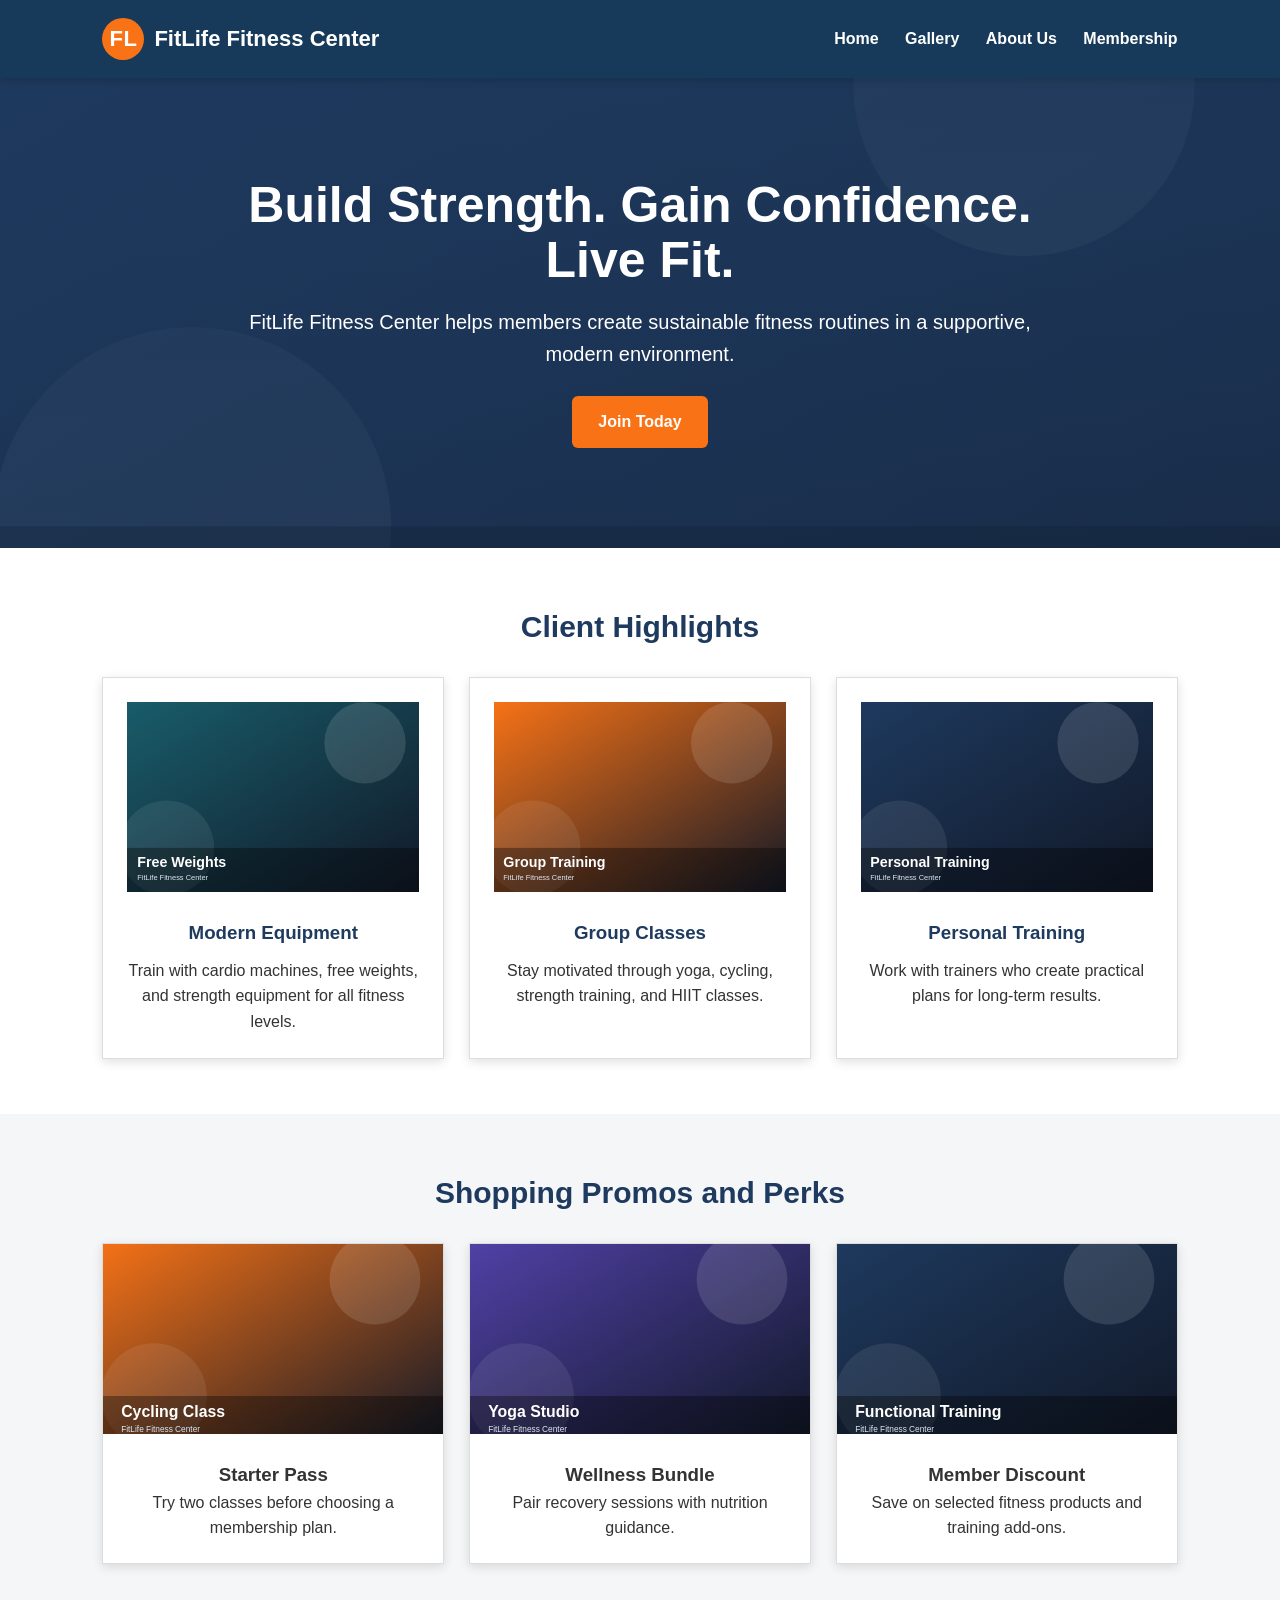
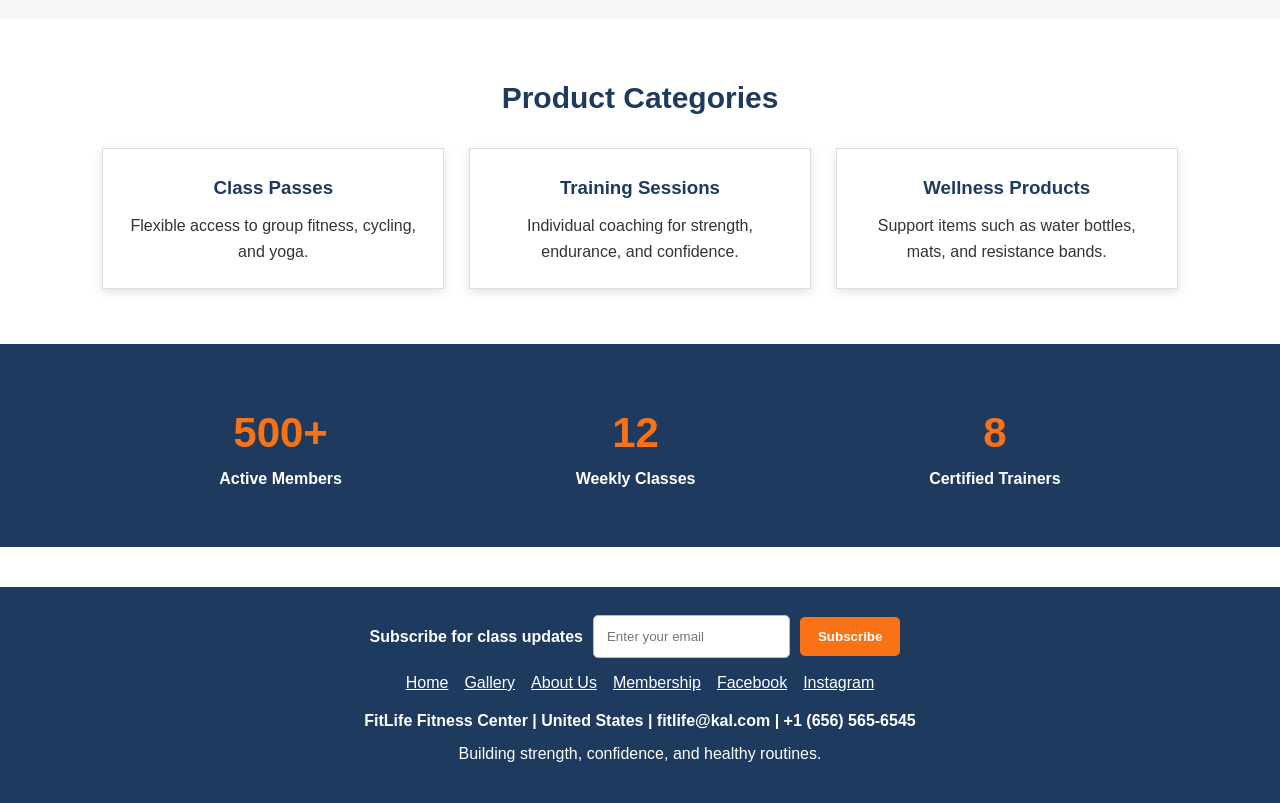
<file: index.html>
<!DOCTYPE html><html lang="en"><head><meta charset="UTF-8"><meta name="viewport" content="width=device-width, initial-scale=1.0"><title>FitLife Fitness Center | Home</title><link rel="stylesheet" href="styles.css"></head><body><header class="site-header">
  <a class="skip-link" href="#main">Skip to main content</a>
  <div class="brand"><span class="logo-mark">FL</span><span>FitLife Fitness Center</span></div>
  <button class="menu-toggle" aria-label="Toggle navigation" aria-expanded="false">Menu</button>
  <nav class="site-nav" aria-label="Main navigation">
    <a href="index.html">Home</a>
    <a href="gallery.html">Gallery</a>
    <a href="about.html">About Us</a>
    <a href="membership.html">Membership</a>
  </nav>
</header><main id="main">
<section class="hero" style="background-image:linear-gradient(rgba(30,58,95,.78),rgba(30,58,95,.55)),url('images/hero-gym.svg')"><div class="hero-content"><h1>Build Strength. Gain Confidence. Live Fit.</h1><p>FitLife Fitness Center helps members create sustainable fitness routines in a supportive, modern environment.</p><a class="btn" href="membership.html">Join Today</a></div></section>
<section><h2>Client Highlights</h2><div class="card-container"><div class="card"><img src="images/free-weights.svg" alt="Modern free weight training area"><h3>Modern Equipment</h3><p>Train with cardio machines, free weights, and strength equipment for all fitness levels.</p></div><div class="card"><img src="images/group-training.svg" alt="Group fitness class"><h3>Group Classes</h3><p>Stay motivated through yoga, cycling, strength training, and HIIT classes.</p></div><div class="card"><img src="images/personal-training.svg" alt="Trainer coaching a member"><h3>Personal Training</h3><p>Work with trainers who create practical plans for long-term results.</p></div></div></section>
<section class="programs"><h2>Shopping Promos and Perks</h2><div class="feature-grid"><article><img src="images/cycling-class.svg" alt="Cycling class"><h3>Starter Pass</h3><p>Try two classes before choosing a membership plan.</p></article><article><img src="images/yoga-class.svg" alt="Yoga class"><h3>Wellness Bundle</h3><p>Pair recovery sessions with nutrition guidance.</p></article><article><img src="images/functional-training.svg" alt="Functional training"><h3>Member Discount</h3><p>Save on selected fitness products and training add-ons.</p></article></div></section>
<section><h2>Product Categories</h2><div class="card-container"><div class="card"><h3>Class Passes</h3><p>Flexible access to group fitness, cycling, and yoga.</p></div><div class="card"><h3>Training Sessions</h3><p>Individual coaching for strength, endurance, and confidence.</p></div><div class="card"><h3>Wellness Products</h3><p>Support items such as water bottles, mats, and resistance bands.</p></div></div></section>
<section class="stats"><div><strong>500+</strong><span>Active Members</span></div><div><strong>12</strong><span>Weekly Classes</span></div><div><strong>8</strong><span>Certified Trainers</span></div></section>
</main><footer class="site-footer">
  <form id="subscribeForm" class="subscribe-form" aria-label="Newsletter subscription">
    <label for="subscribeEmail">Subscribe for class updates</label>
    <input id="subscribeEmail" type="email" placeholder="Enter your email" required>
    <button type="submit">Subscribe</button>
    <span id="subscribeMessage" class="form-message" aria-live="polite"></span>
  </form>
  <div class="footer-links">
    <a href="index.html">Home</a>
    <a href="gallery.html">Gallery</a>
    <a href="about.html">About Us</a>
    <a href="membership.html">Membership</a>
    <a href="#">Facebook</a>
    <a href="#">Instagram</a>
  </div>
  <p><strong>FitLife Fitness Center | United States | fitlife@kal.com | +1 (656) 565-6545</strong></p>
  <p>Building strength, confidence, and healthy routines.</p>
</footer>
<script src="script.js"></script></body></html>
</file>
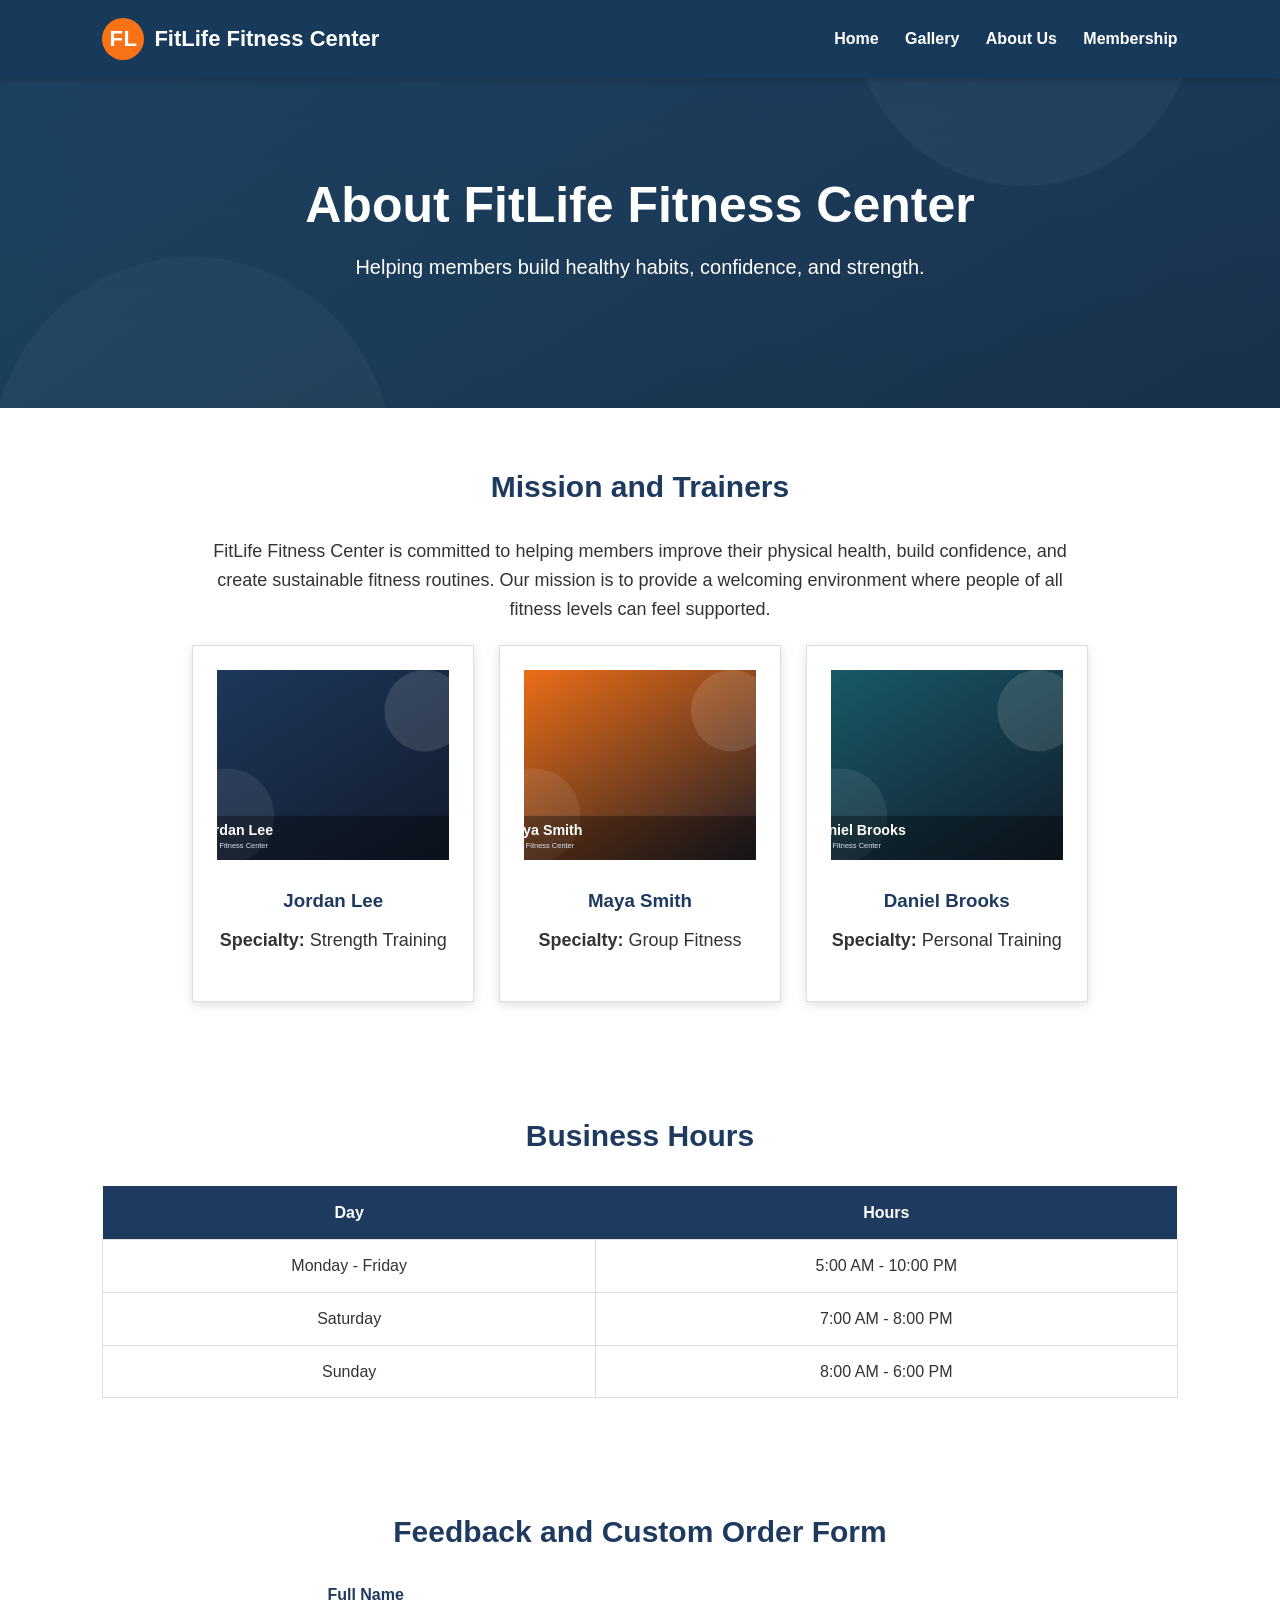
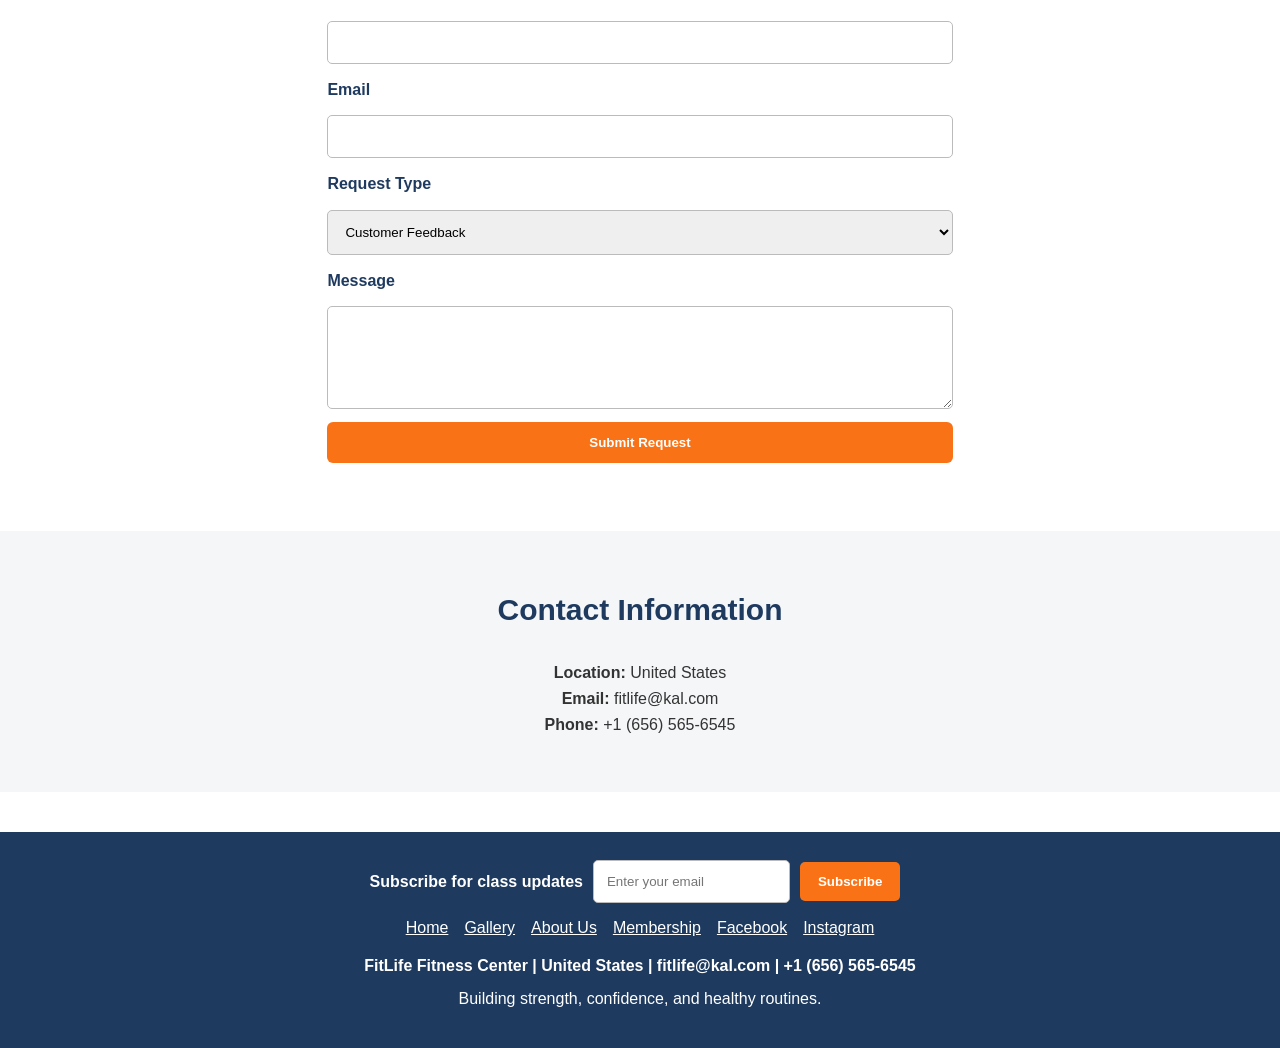
<file: about.html>
<!DOCTYPE html><html lang="en"><head><meta charset="UTF-8"><meta name="viewport" content="width=device-width, initial-scale=1.0"><title>FitLife Fitness Center | About Us</title><link rel="stylesheet" href="styles.css"></head><body><header class="site-header">
  <a class="skip-link" href="#main">Skip to main content</a>
  <div class="brand"><span class="logo-mark">FL</span><span>FitLife Fitness Center</span></div>
  <button class="menu-toggle" aria-label="Toggle navigation" aria-expanded="false">Menu</button>
  <nav class="site-nav" aria-label="Main navigation">
    <a href="index.html">Home</a>
    <a href="gallery.html">Gallery</a>
    <a href="about.html">About Us</a>
    <a href="membership.html">Membership</a>
  </nav>
</header><main id="main">
<section class="hero small-hero" style="background-image:linear-gradient(rgba(30,58,95,.72),rgba(30,58,95,.55)),url('images/about-hero.svg')"><div class="hero-content"><h1>About FitLife Fitness Center</h1><p>Helping members build healthy habits, confidence, and strength.</p></div></section>
<section class="about-section"><h2>Mission and Trainers</h2><p>FitLife Fitness Center is committed to helping members improve their physical health, build confidence, and create sustainable fitness routines. Our mission is to provide a welcoming environment where people of all fitness levels can feel supported.</p><div class="card-container"><div class="card"><img src="images/trainer-jordan.svg" alt="Trainer Jordan Lee"><h3>Jordan Lee</h3><p><strong>Specialty:</strong> Strength Training</p></div><div class="card"><img src="images/trainer-maya.svg" alt="Trainer Maya Smith"><h3>Maya Smith</h3><p><strong>Specialty:</strong> Group Fitness</p></div><div class="card"><img src="images/trainer-daniel.svg" alt="Trainer Daniel Brooks"><h3>Daniel Brooks</h3><p><strong>Specialty:</strong> Personal Training</p></div></div></section>
<section class="hours"><h2>Business Hours</h2><table><thead><tr><th>Day</th><th>Hours</th></tr></thead><tbody><tr><td>Monday - Friday</td><td>5:00 AM - 10:00 PM</td></tr><tr><td>Saturday</td><td>7:00 AM - 8:00 PM</td></tr><tr><td>Sunday</td><td>8:00 AM - 6:00 PM</td></tr></tbody></table></section>
<section class="registration-form"><h2>Feedback and Custom Order Form</h2><form id="feedbackForm"><label for="customerName">Full Name</label><input type="text" id="customerName" required><label for="customerEmail">Email</label><input type="email" id="customerEmail" required><label for="requestType">Request Type</label><select id="requestType"><option>Customer Feedback</option><option>Custom Order</option><option>Membership Question</option></select><label for="message">Message</label><textarea id="message" rows="5" required></textarea><button type="submit" class="btn">Submit Request</button><p id="feedbackMessage" class="form-message" aria-live="polite"></p></form></section>
<section class="contact-info"><h2>Contact Information</h2><p><strong>Location:</strong> United States</p><p><strong>Email:</strong> fitlife@kal.com</p><p><strong>Phone:</strong> +1 (656) 565-6545</p></section>
</main><footer class="site-footer">
  <form id="subscribeForm" class="subscribe-form" aria-label="Newsletter subscription">
    <label for="subscribeEmail">Subscribe for class updates</label>
    <input id="subscribeEmail" type="email" placeholder="Enter your email" required>
    <button type="submit">Subscribe</button>
    <span id="subscribeMessage" class="form-message" aria-live="polite"></span>
  </form>
  <div class="footer-links">
    <a href="index.html">Home</a>
    <a href="gallery.html">Gallery</a>
    <a href="about.html">About Us</a>
    <a href="membership.html">Membership</a>
    <a href="#">Facebook</a>
    <a href="#">Instagram</a>
  </div>
  <p><strong>FitLife Fitness Center | United States | fitlife@kal.com | +1 (656) 565-6545</strong></p>
  <p>Building strength, confidence, and healthy routines.</p>
</footer>
<script src="script.js"></script></body></html>
</file>
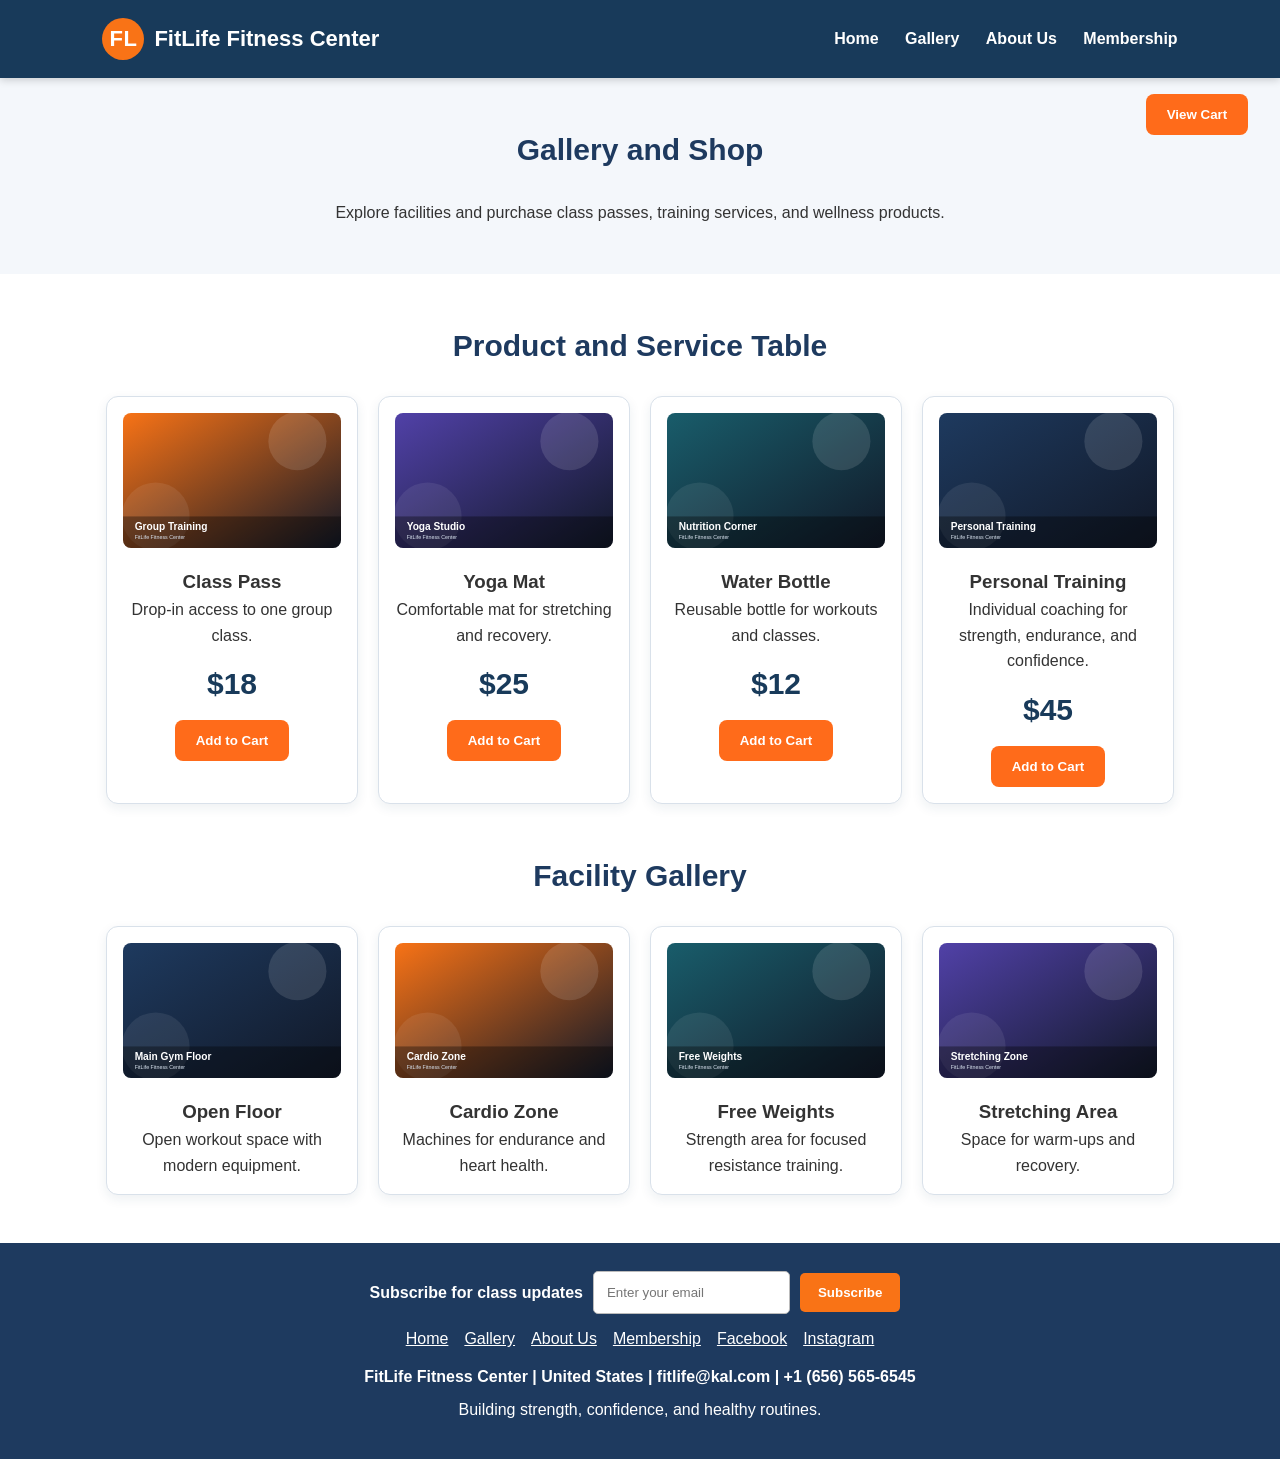
<file: gallery.html>
<!DOCTYPE html>
<html lang="en">
<head><meta charset="UTF-8"><meta name="viewport" content="width=device-width, initial-scale=1.0"><title>FitLife Fitness Center | Gallery</title><link rel="stylesheet" href="styles.css"></head>
<body>
<header class="site-header">
  <a class="skip-link" href="#main">Skip to main content</a>
  <div class="brand"><span class="logo-mark">FL</span><span>FitLife Fitness Center</span></div>
  <button class="menu-toggle" aria-label="Toggle navigation" aria-expanded="false">Menu</button>
  <nav class="site-nav" aria-label="Main navigation">
    <a href="index.html">Home</a>
    <a href="gallery.html">Gallery</a>
    <a href="about.html">About Us</a>
    <a href="membership.html">Membership</a>
  </nav>
</header>
<main id="main">
  <section class="gallery-hero">
    <div class="cart-top"><button id="viewCartBtn" class="primary-btn view-cart-btn" type="button">View Cart</button></div>
    <h2>Gallery and Shop</h2>
    <p>Explore facilities and purchase class passes, training services, and wellness products.</p>
  </section>
  <section class="product-section" aria-labelledby="product-table-title">
    <h2 id="product-table-title">Product and Service Table</h2>
    <div class="product-grid">
      <article class="product-card"><img src="images/group-training.svg" alt="Group training class pass"><h3>Class Pass</h3><p>Drop-in access to one group class.</p><p class="price">$18</p><button class="add-to-cart" type="button" data-name="Class Pass" data-price="18">Add to Cart</button></article>
      <article class="product-card"><img src="images/yoga-class.svg" alt="Yoga mat and studio space"><h3>Yoga Mat</h3><p>Comfortable mat for stretching and recovery.</p><p class="price">$25</p><button class="add-to-cart" type="button" data-name="Yoga Mat" data-price="25">Add to Cart</button></article>
      <article class="product-card"><img src="images/nutrition-corner.svg" alt="Reusable fitness water bottle"><h3>Water Bottle</h3><p>Reusable bottle for workouts and classes.</p><p class="price">$12</p><button class="add-to-cart" type="button" data-name="Water Bottle" data-price="12">Add to Cart</button></article>
      <article class="product-card"><img src="images/personal-training.svg" alt="Personal training service"><h3>Personal Training</h3><p>Individual coaching for strength, endurance, and confidence.</p><p class="price">$45</p><button class="add-to-cart" type="button" data-name="Personal Training" data-price="45">Add to Cart</button></article>
    </div>
  </section>
  <section class="facility-section" aria-labelledby="facility-title">
    <h2 id="facility-title">Facility Gallery</h2>
    <div class="facility-grid">
      <article><img src="images/gym-floor.svg" alt="Main gym floor"><h3>Open Floor</h3><p>Open workout space with modern equipment.</p></article>
      <article><img src="images/cardio-zone.svg" alt="Cardio zone"><h3>Cardio Zone</h3><p>Machines for endurance and heart health.</p></article>
      <article><img src="images/free-weights.svg" alt="Free weights area"><h3>Free Weights</h3><p>Strength area for focused resistance training.</p></article>
      <article><img src="images/stretching-area.svg" alt="Stretching zone"><h3>Stretching Area</h3><p>Space for warm-ups and recovery.</p></article>
    </div>
  </section>
  <div id="cartModal" class="cart-modal" role="dialog" aria-modal="true" aria-labelledby="cartModalTitle" hidden>
    <div class="cart-modal-content">
      <button id="closeCartBtn" class="close-cart" type="button" aria-label="Close shopping cart">&times;</button>
      <h2 id="cartModalTitle">View Cart</h2>
      <p>The currently added items are listed below.</p>
      <ul id="cartItems"></ul>
      <p id="cartTotal">Total: $0.00</p>
      <div class="cart-actions"><button id="clearCartBtn" type="button">Clear Cart</button><button id="processOrderBtn" type="button">Process Order</button></div>
    </div>
  </div>
</main>
<footer class="site-footer">
  <form id="subscribeForm" class="subscribe-form" aria-label="Newsletter subscription">
    <label for="subscribeEmail">Subscribe for class updates</label>
    <input id="subscribeEmail" type="email" placeholder="Enter your email" required>
    <button type="submit">Subscribe</button>
    <span id="subscribeMessage" class="form-message" aria-live="polite"></span>
  </form>
  <div class="footer-links">
    <a href="index.html">Home</a>
    <a href="gallery.html">Gallery</a>
    <a href="about.html">About Us</a>
    <a href="membership.html">Membership</a>
    <a href="#">Facebook</a>
    <a href="#">Instagram</a>
  </div>
  <p><strong>FitLife Fitness Center | United States | fitlife@kal.com | +1 (656) 565-6545</strong></p>
  <p>Building strength, confidence, and healthy routines.</p>
</footer>
<script src="script.js"></script>
</body>
</html>
</file>
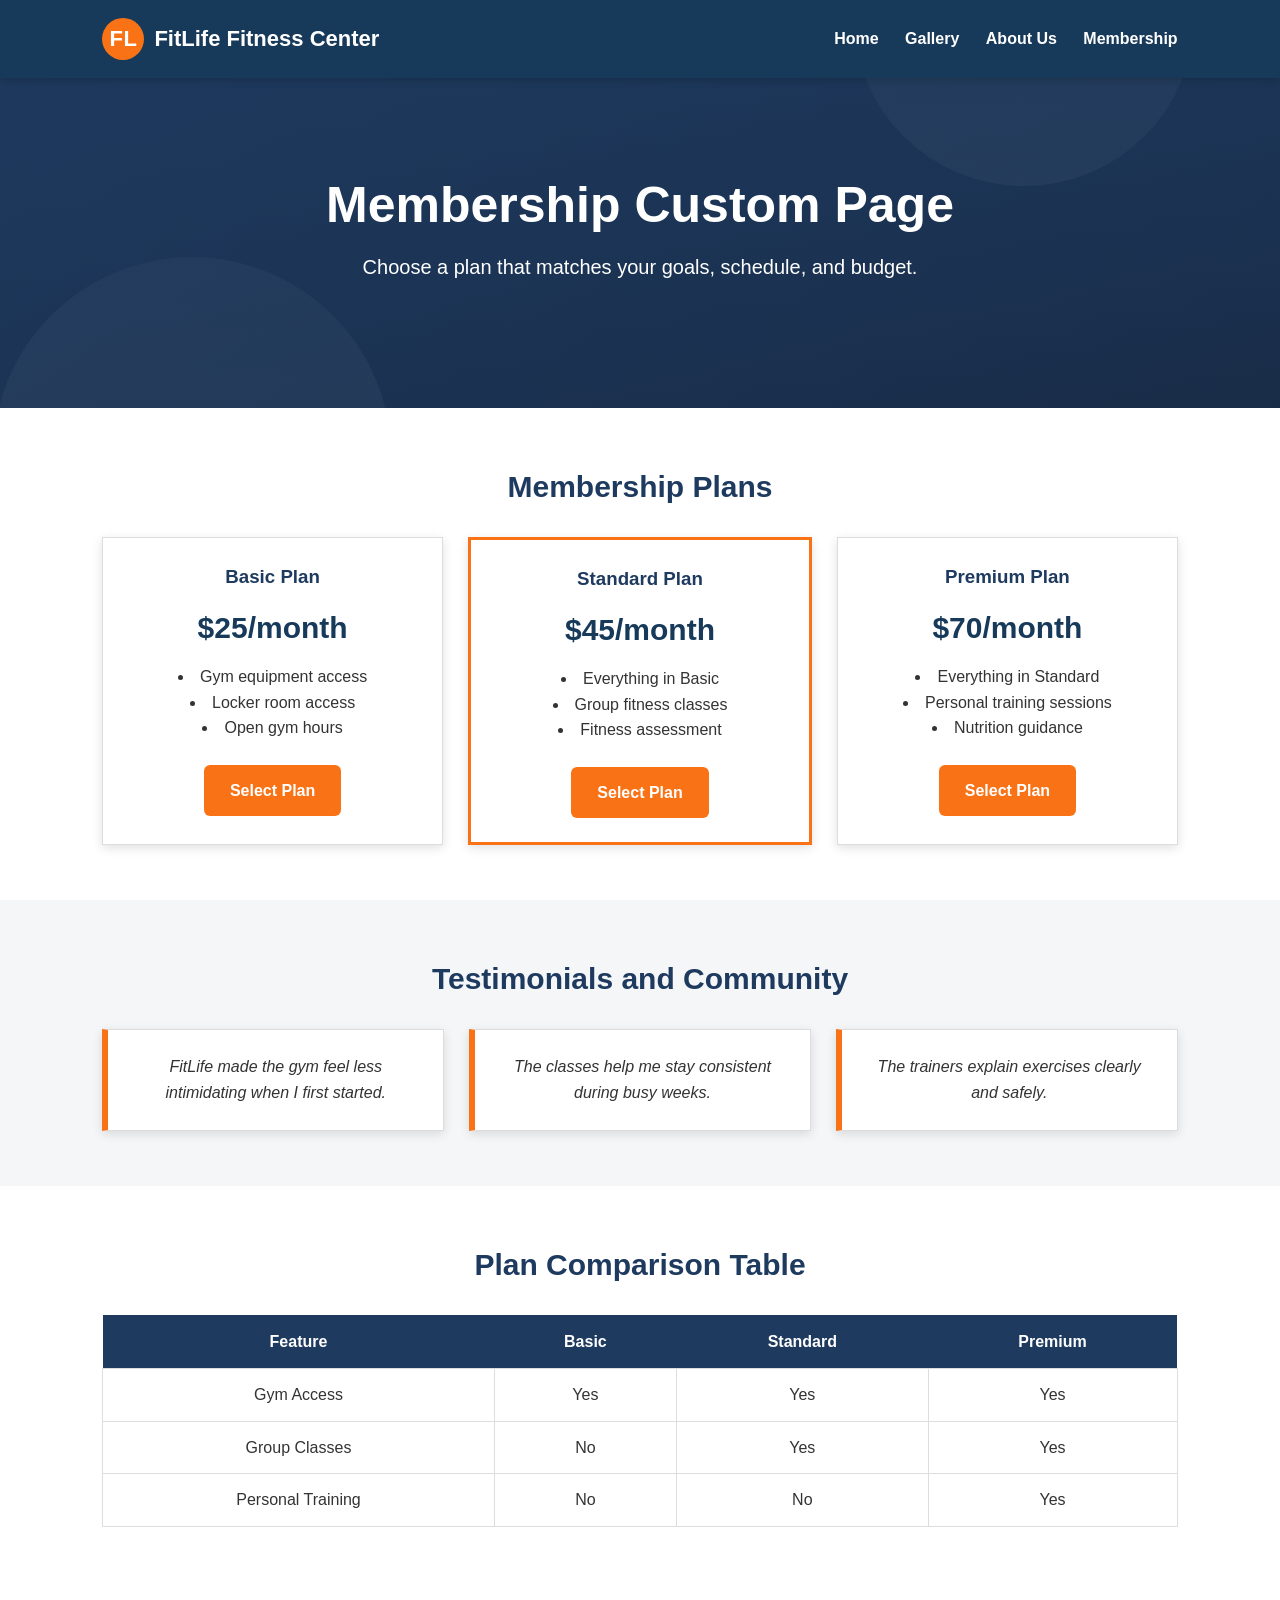
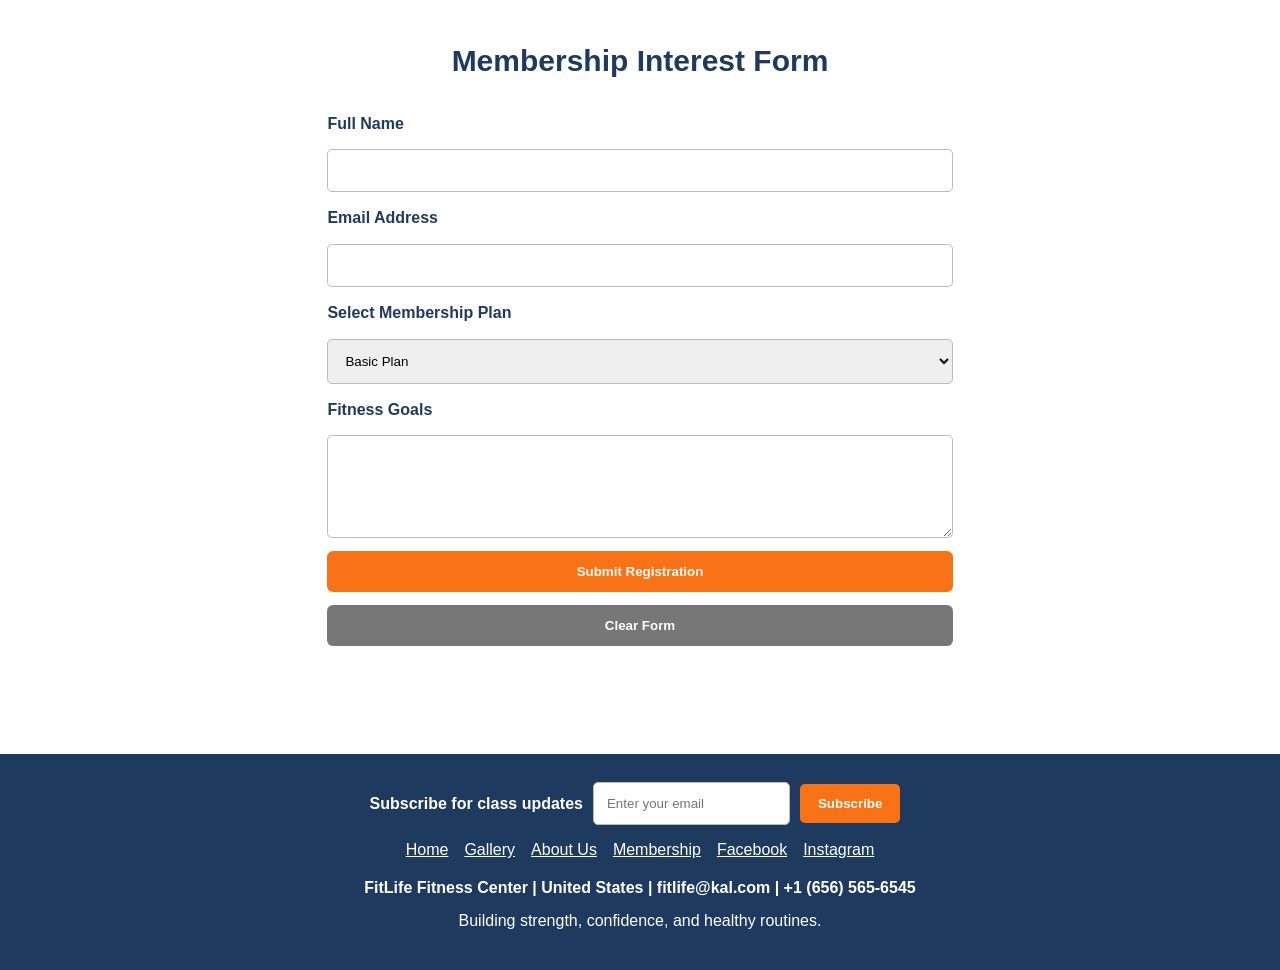
<file: membership.html>
<!DOCTYPE html><html lang="en"><head><meta charset="UTF-8"><meta name="viewport" content="width=device-width, initial-scale=1.0"><title>FitLife Fitness Center | Membership</title><link rel="stylesheet" href="styles.css"></head><body><header class="site-header">
  <a class="skip-link" href="#main">Skip to main content</a>
  <div class="brand"><span class="logo-mark">FL</span><span>FitLife Fitness Center</span></div>
  <button class="menu-toggle" aria-label="Toggle navigation" aria-expanded="false">Menu</button>
  <nav class="site-nav" aria-label="Main navigation">
    <a href="index.html">Home</a>
    <a href="gallery.html">Gallery</a>
    <a href="about.html">About Us</a>
    <a href="membership.html">Membership</a>
  </nav>
</header><main id="main">
<section class="hero small-hero" style="background-image:linear-gradient(rgba(30,58,95,.76),rgba(30,58,95,.50)),url('images/membership-hero.svg')"><div class="hero-content"><h1>Membership Custom Page</h1><p>Choose a plan that matches your goals, schedule, and budget.</p></div></section>
<section><h2>Membership Plans</h2><div class="pricing-container"><div class="pricing-card"><h3>Basic Plan</h3><p class="price">$25/month</p><ul><li>Gym equipment access</li><li>Locker room access</li><li>Open gym hours</li></ul><a href="#registration" class="btn">Select Plan</a></div><div class="pricing-card featured-plan"><h3>Standard Plan</h3><p class="price">$45/month</p><ul><li>Everything in Basic</li><li>Group fitness classes</li><li>Fitness assessment</li></ul><a href="#registration" class="btn">Select Plan</a></div><div class="pricing-card"><h3>Premium Plan</h3><p class="price">$70/month</p><ul><li>Everything in Standard</li><li>Personal training sessions</li><li>Nutrition guidance</li></ul><a href="#registration" class="btn">Select Plan</a></div></div></section>
<section class="programs"><h2>Testimonials and Community</h2><div class="testimonial-row"><blockquote>FitLife made the gym feel less intimidating when I first started.</blockquote><blockquote>The classes help me stay consistent during busy weeks.</blockquote><blockquote>The trainers explain exercises clearly and safely.</blockquote></div></section>
<section class="comparison"><h2>Plan Comparison Table</h2><table><thead><tr><th>Feature</th><th>Basic</th><th>Standard</th><th>Premium</th></tr></thead><tbody><tr><td>Gym Access</td><td>Yes</td><td>Yes</td><td>Yes</td></tr><tr><td>Group Classes</td><td>No</td><td>Yes</td><td>Yes</td></tr><tr><td>Personal Training</td><td>No</td><td>No</td><td>Yes</td></tr></tbody></table></section>
<section class="registration-form" id="registration"><h2>Membership Interest Form</h2><form id="membershipForm"><label for="memberName">Full Name</label><input type="text" id="memberName" required><label for="memberEmail">Email Address</label><input type="email" id="memberEmail" required><label for="plan">Select Membership Plan</label><select id="plan"><option>Basic Plan</option><option>Standard Plan</option><option>Premium Plan</option></select><label for="goals">Fitness Goals</label><textarea id="goals" rows="5" required></textarea><button type="submit" class="btn">Submit Registration</button><button type="reset" class="reset-btn">Clear Form</button><p id="membershipMessage" class="form-message" aria-live="polite"></p></form></section>
</main><footer class="site-footer">
  <form id="subscribeForm" class="subscribe-form" aria-label="Newsletter subscription">
    <label for="subscribeEmail">Subscribe for class updates</label>
    <input id="subscribeEmail" type="email" placeholder="Enter your email" required>
    <button type="submit">Subscribe</button>
    <span id="subscribeMessage" class="form-message" aria-live="polite"></span>
  </form>
  <div class="footer-links">
    <a href="index.html">Home</a>
    <a href="gallery.html">Gallery</a>
    <a href="about.html">About Us</a>
    <a href="membership.html">Membership</a>
    <a href="#">Facebook</a>
    <a href="#">Instagram</a>
  </div>
  <p><strong>FitLife Fitness Center | United States | fitlife@kal.com | +1 (656) 565-6545</strong></p>
  <p>Building strength, confidence, and healthy routines.</p>
</footer>
<script src="script.js"></script></body></html>
</file>
<file: styles.css>
*{margin:0;padding:0;box-sizing:border-box}body{font-family:Arial,sans-serif;color:#333;line-height:1.6;background:#fff}.skip-link{position:absolute;left:-999px;top:auto;background:#fff;color:#1E3A5F;padding:8px;z-index:99}.skip-link:focus{left:10px;top:10px}.site-header{background:#1E3A5F;color:#fff;padding:18px 8%;display:flex;justify-content:space-between;align-items:center;position:sticky;top:0;z-index:10;box-shadow:0 2px 8px rgba(0,0,0,.18)}.brand{font-size:22px;font-weight:700;display:flex;align-items:center;gap:10px}.logo-mark{background:#F97316;color:#fff;border-radius:50%;width:42px;height:42px;display:inline-flex;align-items:center;justify-content:center;font-weight:800;letter-spacing:.5px}.site-nav a{color:#fff;text-decoration:none;margin-left:22px;font-weight:bold}.site-nav a:hover,.site-nav a:focus{color:#F97316}.menu-toggle{display:none;background:#F97316;color:#fff;border:none;border-radius:5px;padding:10px 15px;font-weight:bold}.hero{min-height:470px;background-size:cover;background-position:center;display:flex;align-items:center;justify-content:center;text-align:center;color:#fff}.small-hero{min-height:330px}.hero-content{max-width:850px;padding:30px}.hero h1{font-size:50px;line-height:1.1;margin-bottom:18px}.hero p{font-size:20px;margin-bottom:26px}.btn{display:inline-block;background:#F97316;color:#fff;text-decoration:none;padding:13px 26px;border-radius:6px;font-weight:bold;border:none;cursor:pointer}.btn:hover,.btn:focus{background:#d85f0d}section{padding:55px 8%}h2{color:#1E3A5F;text-align:center;margin-bottom:26px;font-size:30px}.card-container,.feature-grid,.testimonial-row,.pricing-container{display:flex;gap:25px}.card,.feature-grid article,.gallery-card,.pricing-card,blockquote{background:#fff;border:1px solid #ddd;text-align:center;box-shadow:0 3px 10px rgba(0,0,0,.12);overflow:hidden}.card,.pricing-card,blockquote{padding:24px}.card{flex:1}.card img,.feature-grid img,.gallery-card img{width:100%;height:190px;object-fit:cover;margin-bottom:18px}.card h3,.gallery-card h3,.pricing-card h3{color:#1E3A5F;margin-bottom:10px}.programs,.shaded,.membership-benefits,.page-hero{background:#F4F6F8}.feature-grid article{flex:1}.feature-grid article p{padding:0 18px 22px}.stats{background:#1E3A5F;color:white;display:flex;justify-content:space-around;text-align:center}.stats strong{display:block;color:#F97316;font-size:42px}.stats span{font-weight:bold}.testimonial-row blockquote{flex:1;border-left:6px solid #F97316;font-style:italic}.page-hero{text-align:center}.page-hero h1{color:#1E3A5F;font-size:42px;margin-bottom:10px}.page-hero .btn{margin-top:20px}.gallery-grid{display:grid;grid-template-columns:repeat(4,1fr);gap:24px}.gallery-card:hover{transform:translateY(-5px);transition:.3s}.gallery-card p{padding:0 16px 20px}.table-wrap{overflow-x:auto}.shop-table,.hours table,.comparison table{width:100%;border-collapse:collapse;margin-top:18px;background:#fff}.shop-table th,.hours th,.comparison th{background:#1E3A5F;color:#fff;padding:14px}.shop-table td,.hours td,.comparison td{border:1px solid #ddd;padding:13px;text-align:center}.table-img{width:90px;height:65px;object-fit:cover;border-radius:4px}.about-section{max-width:1100px;margin:auto;text-align:center}.about-section p{font-size:18px;margin-bottom:22px}.contact-info{text-align:center;background:#F4F6F8}.pricing-card{flex:1}.price{color:#F97316;font-size:30px;font-weight:bold;margin:12px 0}.pricing-card ul{list-style-position:inside;margin-bottom:24px}.featured-plan{border:3px solid #F97316}.registration-form{max-width:830px;margin:auto}.registration-form form{display:flex;flex-direction:column;gap:13px}.registration-form label{font-weight:bold;color:#1E3A5F}.registration-form input,.registration-form select,.registration-form textarea,.subscribe-form input{padding:13px;border:1px solid #bbb;border-radius:5px;font-family:Arial,sans-serif}.reset-btn{background:#777;color:white;padding:13px 26px;border:none;border-radius:6px;font-weight:bold;cursor:pointer}.reset-btn:hover{background:#555}.modal{display:none;position:fixed;z-index:100;left:0;top:0;width:100%;height:100%;background:rgba(0,0,0,.55);align-items:center;justify-content:center}.modal.show{display:flex}.modal-content{background:#fff;width:min(600px,90%);padding:28px;border-radius:8px;box-shadow:0 5px 20px rgba(0,0,0,.3);position:relative}.close-modal{position:absolute;right:15px;top:10px;border:none;background:transparent;font-size:28px;cursor:pointer}.cart-total{font-weight:bold;margin:18px 0;color:#1E3A5F}.form-message{font-weight:bold;color:#1E3A5F}.site-footer{background:#1E3A5F;color:white;text-align:center;padding:28px 8%;margin-top:40px}.site-footer p{margin:8px 0}.subscribe-form{display:flex;gap:10px;align-items:center;justify-content:center;flex-wrap:wrap;margin-bottom:12px}.subscribe-form label{font-weight:bold}.subscribe-form button{background:#F97316;color:#fff;border:none;border-radius:5px;padding:12px 18px;font-weight:bold}.footer-links{display:flex;gap:16px;justify-content:center;flex-wrap:wrap;margin:12px 0}.footer-links a{color:#fff}.footer-links a:focus,.footer-links a:hover{color:#F97316}@media screen and (max-width:900px){.site-header{flex-wrap:wrap}.menu-toggle{display:block}.site-nav{display:none;width:100%;margin-top:12px}.site-nav.open{display:block}.site-nav a{display:block;margin:10px 0}.hero h1{font-size:34px}.card-container,.feature-grid,.testimonial-row,.pricing-container,.stats{flex-direction:column}.gallery-grid{grid-template-columns:1fr}section{padding:40px 5%}}

/* Task 3.2 Web Storage note:
   The cart modal uses the original .modal and .modal.show rules above.
   This prevents the X close button from being overridden by duplicate modal styles.
*/


/* Task 3.2 Web Storage styles */
.cart-controls {
  display: flex;
  justify-content: flex-end;
  max-width: 1100px;
  margin: 1rem auto;
  padding: 0 1rem;
}

.primary-btn,
.add-to-cart,
#clearCartBtn,
#processOrderBtn,
.task32-storage-section button {
  cursor: pointer;
}

.cart-modal[hidden] {
  display: none !important;
}

.cart-modal {
  position: fixed;
  inset: 0;
  z-index: 1000;
  display: grid;
  place-items: center;
  padding: 1rem;
  background: rgba(0, 0, 0, 0.55);
}

.cart-modal-content {
  width: min(560px, 94vw);
  max-height: 85vh;
  overflow: auto;
  padding: 1.5rem;
  border-radius: 14px;
  background: #ffffff;
  color: #183a5a;
  box-shadow: 0 12px 35px rgba(0, 0, 0, 0.28);
}

.close-cart {
  float: right;
  border: 0;
  background: transparent;
  color: #183a5a;
  font-size: 2rem;
  line-height: 1;
  cursor: pointer;
}

.cart-items {
  margin: 1rem 0;
  padding-left: 1.25rem;
}

.cart-total {
  font-weight: 700;
}

.cart-actions {
  display: flex;
  flex-wrap: wrap;
  gap: 0.75rem;
}

.task32-storage-section {
  max-width: 1000px;
  margin: 2rem auto;
  padding: 1.5rem;
  background: #f4f7fb;
  border: 1px solid #d7e0ea;
  border-radius: 12px;
}

.task32-storage-section form {
  display: grid;
  gap: 0.75rem;
}

.task32-storage-section input,
.task32-storage-section select,
.task32-storage-section textarea {
  width: 100%;
  padding: 0.7rem;
  border: 1px solid #8ea0b4;
  border-radius: 8px;
}

.cart-controls{text-align:right;margin:10px}
.cart-modal[hidden]{display:none!important}
.cart-modal{position:fixed;inset:0;background:rgba(0,0,0,.5);display:grid;place-items:center}
.cart-modal-content{background:#fff;padding:20px}

/* Fixed Task 3.2 cart modal */
.cart-modal[hidden] { display: none !important; }
.cart-modal {
  position: fixed;
  inset: 0;
  background: rgba(0,0,0,.55);
  display: grid;
  place-items: center;
  z-index: 9999;
}
.cart-modal-content {
  background: white;
  color: #183a5a;
  width: min(520px, 94vw);
  padding: 24px;
  border-radius: 12px;
  box-shadow: 0 12px 35px rgba(0,0,0,.3);
}
.close-cart {
  float: right;
  border: 0;
  background: transparent;
  font-size: 2rem;
  cursor: pointer;
}

/* Final application polish for Touchstone 3 */
.site-header, header { background: #183a5a; color: #fff; }
.gallery-hero { position: relative; text-align: center; padding: 3rem 1rem; background: #f4f7fb; }
.cart-top { position: absolute; top: 1rem; right: 2rem; }
.view-cart-btn, .primary-btn, .add-to-cart, #clearCartBtn, #processOrderBtn, .task32-storage-section button {
  background: #ff6b1a; color: #ffffff; border: 0; border-radius: 8px; padding: 0.8rem 1.3rem; font-weight: 700; cursor: pointer;
}
.product-section, .facility-section { max-width: 1100px; margin: 3rem auto; padding: 0 1rem; text-align: center; }
.product-grid, .facility-grid { display: grid; grid-template-columns: repeat(auto-fit, minmax(220px, 1fr)); gap: 1.25rem; }
.product-card, .facility-grid article { border: 1px solid #d9e1ea; border-radius: 12px; padding: 1rem; background: #ffffff; box-shadow: 0 4px 12px rgba(24, 58, 90, 0.08); }
.product-card img, .facility-grid img { width: 100%; height: 135px; object-fit: cover; border-radius: 8px; margin-bottom: 0.75rem; }
.price { font-weight: 700; color: #183a5a; }
.cart-modal[hidden] { display: none !important; }
.cart-modal { position: fixed; inset: 0; z-index: 9999; display: grid; place-items: center; padding: 1rem; background: rgba(0, 0, 0, 0.58); }
.cart-modal-content { width: min(540px, 94vw); max-height: 85vh; overflow: auto; background: #ffffff; color: #183a5a; padding: 1.5rem; border-radius: 14px; box-shadow: 0 12px 35px rgba(0, 0, 0, 0.28); }
.close-cart { float: right; border: 0; background: transparent; color: #183a5a; font-size: 2rem; line-height: 1; cursor: pointer; }
.cart-actions { display: flex; flex-wrap: wrap; gap: 0.75rem; }
.task32-storage-section { max-width: 900px; margin: 2rem auto; padding: 1.5rem; background: #f4f7fb; border-radius: 12px; }
.task32-storage-section form { display: grid; gap: 0.75rem; }
.task32-storage-section input, .task32-storage-section select, .task32-storage-section textarea { width: 100%; padding: 0.75rem; border: 1px solid #8ea0b4; border-radius: 8px; }
@media (max-width: 700px) { .cart-top { position: static; margin-bottom: 1rem; } }

/* Final Task 3.2 application polish */
.gallery-hero { position: relative; text-align: center; padding: 3rem 1rem; background: #f4f7fb; }
.cart-top { position: absolute; top: 1rem; right: 2rem; }
.view-cart-btn, .primary-btn, .add-to-cart, #clearCartBtn, #processOrderBtn, .task32-storage-section button { background: #ff6b1a; color: #ffffff; border: 0; border-radius: 8px; padding: 0.8rem 1.3rem; font-weight: 700; cursor: pointer; }
.product-section, .facility-section { max-width: 1100px; margin: 3rem auto; padding: 0 1rem; text-align: center; }
.product-grid, .facility-grid { display: grid; grid-template-columns: repeat(auto-fit, minmax(220px, 1fr)); gap: 1.25rem; }
.product-card, .facility-grid article { border: 1px solid #d9e1ea; border-radius: 12px; padding: 1rem; background: #ffffff; box-shadow: 0 4px 12px rgba(24, 58, 90, 0.08); }
.product-card img, .facility-grid img { width: 100%; height: 135px; object-fit: cover; border-radius: 8px; margin-bottom: 0.75rem; }
.price { font-weight: 700; color: #183a5a; }
.cart-modal[hidden] { display: none !important; }
.cart-modal { position: fixed; inset: 0; z-index: 9999; display: grid; place-items: center; padding: 1rem; background: rgba(0, 0, 0, 0.58); }
.cart-modal-content { width: min(540px, 94vw); max-height: 85vh; overflow: auto; background: #ffffff; color: #183a5a; padding: 1.5rem; border-radius: 14px; box-shadow: 0 12px 35px rgba(0, 0, 0, 0.28); }
.close-cart { float: right; border: 0; background: transparent; color: #183a5a; font-size: 2rem; line-height: 1; cursor: pointer; }
.cart-actions { display: flex; flex-wrap: wrap; gap: 0.75rem; }
.task32-storage-section { max-width: 900px; margin: 2rem auto; padding: 1.5rem; background: #f4f7fb; border-radius: 12px; }
.task32-storage-section form { display: grid; gap: 0.75rem; }
.task32-storage-section input, .task32-storage-section select, .task32-storage-section textarea { width: 100%; padding: 0.75rem; border: 1px solid #8ea0b4; border-radius: 8px; }
@media (max-width: 700px) { .cart-top { position: static; margin-bottom: 1rem; } }
</file>
